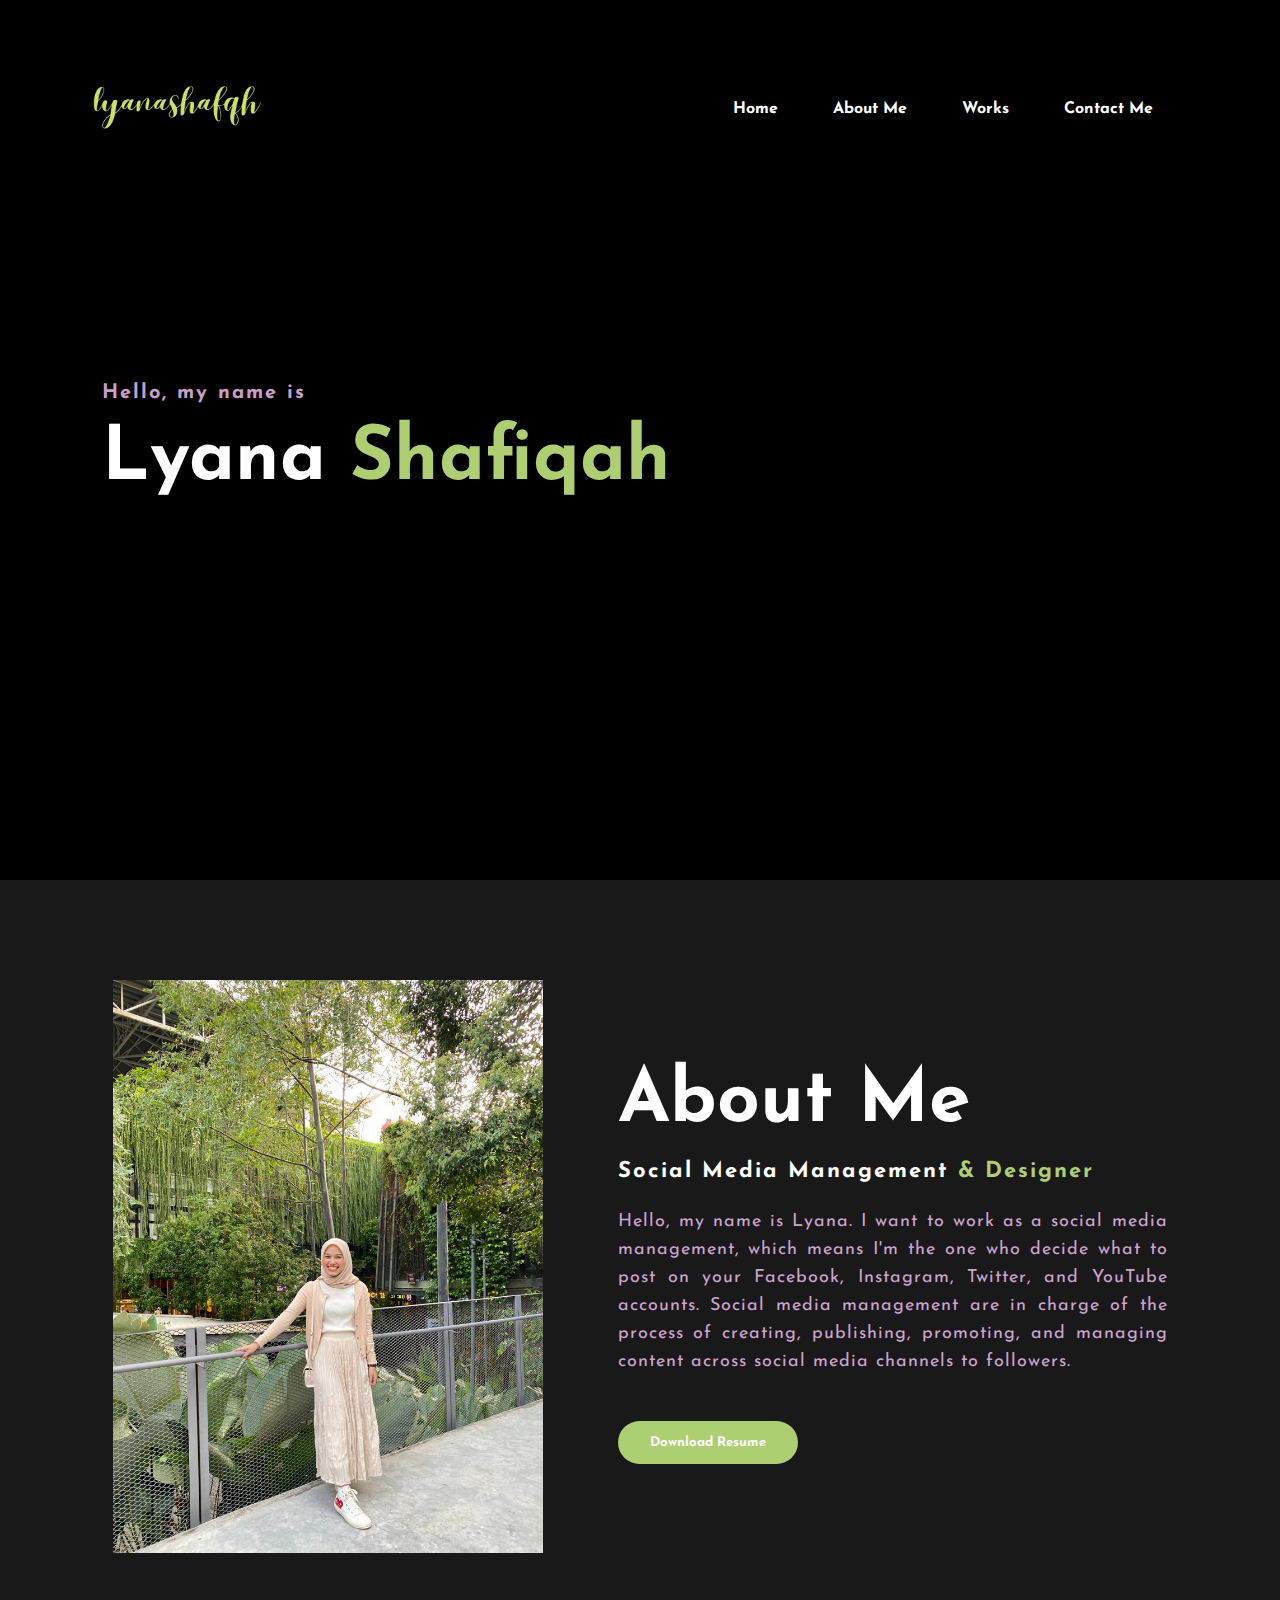
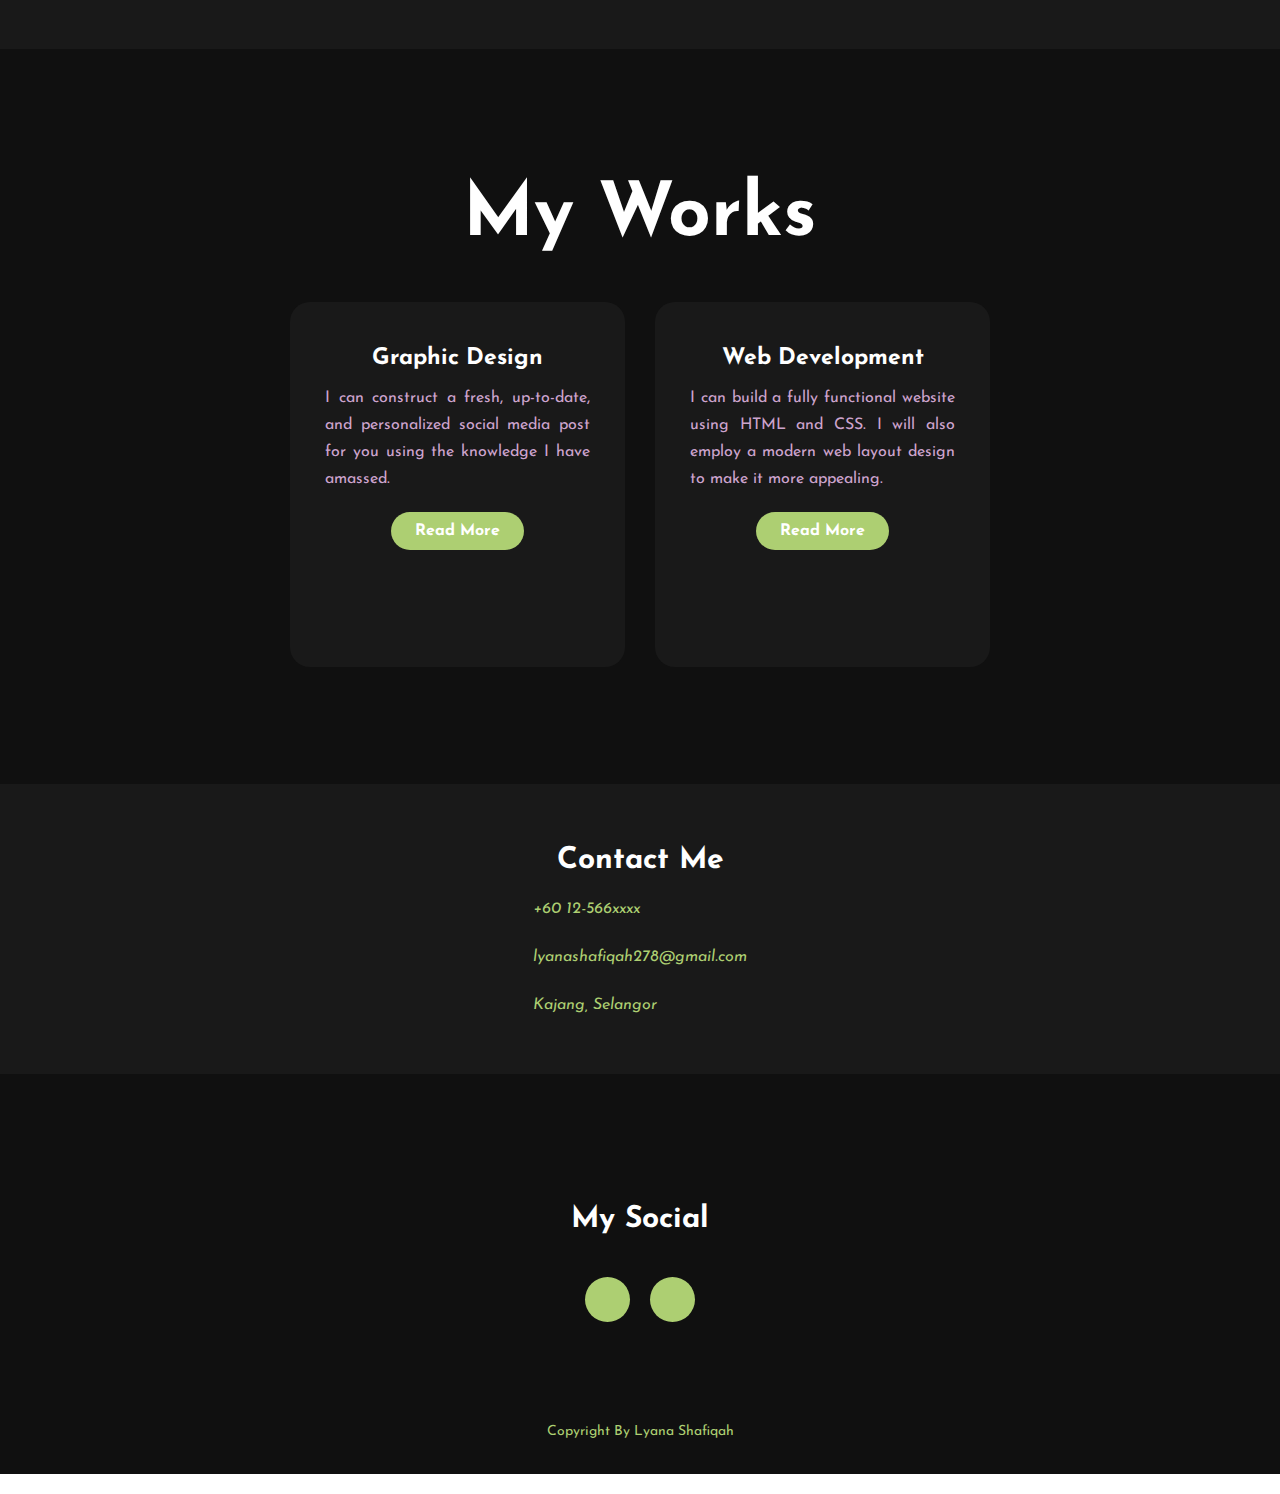
<file: index.html>
<!DOCTYPE html>


	<meta name="viewport" content="width=device-width, initial-scale=1"> 

<html>
<head id="home">
 <title>Portfolio website</title>
	<link href="css/styles.css" rel="stylesheet" type="text/css" media="screen">
 

 <link rel="preconnect" href="https://fonts.gstatic.com">
  <link href="https://fonts.googleapis.com/css2?family=Josefin+Sans:ital,wght@0,100;0,200;0,300;0,400;0,500;0,600;0,700;1,100;1,200;1,300;1,400;1,500;1,600;1,700&display=swap" rel="stylesheet">

  <link rel="stylesheet" href="https://cdnjs.cloudflare.com/ajax/libs/font-awesome/5.15.3/css/all.min.css" integrity="sha512-iBBXm8fW90+nuLcSKlbmrPcLa0OT92xO1BIsZ+ywDWZCvqsWgccV3gFoRBv0z+8dLJgyAHIhR35VZc2oM/gI1w==" crossorigin="anonymous" referrerpolicy="no-referrer" />

</head>
<body>
 <!----hero Section start---->

 <div class="hero">
  <nav>
	  <div id="logo">
   <h2 class="logo"><img src="img/testpng (1).png" alt="logo" height="250px" width="350px"></h2>
	  </div>
   <ul>
    <li><a href="#index">Home</a></li>
    <li><a href="#about">About Me</a></li>
    <li><a href="#service">Works</a></li>
    <li><a href="#contact">Contact Me</a></li>
   </ul>
  </nav>

  <div class="content">
   <h4>Hello, my name is</h4>
   <h1>Lyana <span>Shafiqah</span></h1>
   <div class="newslatter">
   </div>
  </div>
 </div>

 <!----About section start---->
 <section class="about">
  <div id="about" class="main">
   <img src="img/me.jfif" alt="me">
   <div class="about-text">
    <h2>About Me</h2>
    <h5> Social Media Management <span>& Designer</span></h5>
    <p>Hello, my name is Lyana. I want to work as a social media management, which means I'm the one who decide what to post on your Facebook, Instagram, Twitter, and YouTube accounts. Social media management are in charge of the process of creating, publishing, promoting, and managing content across social media channels to followers.</p>
	
	<form action="resume.pdf" target="_blank" >
    <button type="submit"> Download Resume</button> 
	</form>
	   
   </div>
  </div>
 </section>

 <!-----service section start----------->
 <div id="service" class="service">
  <div class="title">
   <h2>My Works</h2>
  </div>

  <div class="box">
   <div class="card">
    <i class="fas fa-bars"></i>
    <h5>Graphic Design</h5>
    <div class="pra">
     <p>I can construct a fresh, up-to-date, and personalized social media post for you using the knowledge I have amassed.</p>

     <p style="text-align: center;">
      <a class="button" href="work.html">Read More</a>
		 
     </p>
    </div>
   </div>

  

   <div class="card">
    <i class="fa fa-window-maximize"></i>
    <h5>Web Development</h5>
    <div class="pra">
     <p>I can build a fully functional website using HTML and CSS. I will also employ a modern web layout design to make it more appealing.</p>

     <p style="text-align: center;">
      <a class="button" href="work.html">Read More</a>
     </p>
    </div>
   </div>
  </div>
 </div>

 <!------Contact Me------>
 <div id="contact" class="contact-me">
  <p>Contact Me</p>
  <div class="newslatter">
	  <i class="fa fa-phone" aria-hidden="true" > +60 12-566xxxx</i>
	 <br><br><br>
	  <i class="fa fa-envelope-open" aria-hidden="true"> lyanashafiqah278@gmail.com</i>
	  <br><br><br>
	  <i class="fa fa-address-card" aria-hidden="true"> Kajang, Selangor</i>
	  
    <br>
  
  </div>

 </div>

 <!------footer start--------->
 <footer>
  <p>My Social</p>
  <div id="social" class="social">
   <a href="https://www.facebook.com/lyana.fiqah" target="_blank"><i class="fab fa-facebook-f"></i></a>
   <a href="https://www.instagram.com/lyanashafqh/" target="_blank"><i class="fab fa-instagram"></i></a>
  </div>
	 
  <p class="end">Copyright By Lyana Shafiqah</p>
 </footer>
</body>
</html>
</file>
<file: css/styles.css>
html{
 scroll-behavior: smooth;
}

*{
 padding: 0;
 margin: 0;
 font-family: 'Josefin Sans', sans-serif;
 box-sizing: border-box;
}
.hero{
 height: 100vh;
 width: 100%;
 background-color: #000;
 background-size: cover;
 background-position: center;
}
nav{
 display: flex;
 align-items: center;
 justify-content: space-between;
 padding-top: 1px;
 padding-left: 8%;
 padding-right: 8%;
 margin-top: -20px;
}
.logo{
 color: white;
 font-size: 35px;
 letter-spacing: 1px;
 cursor: pointer;
}

#logo
{
	margin: 0px -100px;
}

span{
 color: #ADCF72;
}
nav ul li{
 list-style-type: none;
 display: inline-block;
 padding: 10px  25px;
}
nav ul li a{
 color: white;
 text-decoration: none;
 font-weight: bold;
 text-transform: capitalize;
}
nav ul li a:hover{
 color: #ADCF72;
 transition: .4s;
}
.btn{
 background-color:#ADCF72;
 color: white;
 text-decoration: none;
 border: 2px solid transparent;
 font-weight: bold;
 padding: 10px 25px;
 border-radius: 30px;
 transition: transform .4s; 
}
.btn:hover{
 transform: scale(1.2);
}
.content{
 position: absolute;
 top: 50%;
 left:8%;
 transform: translateY(-50%);
}
h1{
 color: white;
 margin: 20px 0px 20px;
 font-size: 75px;
}
h3{
 color: white;
 font-size: 25px;
 margin-bottom: 50px;
}
h4{
 color: #fcfc;
 letter-spacing: 2px;
 font-size: 20px;
}
.newslatter {
	color:  #ADCF72;
	display: inline;
}

.about{
 width: 100%;
 padding: 100px 0px;
 background-color: #191919;
}
.about img{
 height: auto;
 width: 430px;
}
.about-text{
 width: 550px;
}
.main{
 width: 1130px;
 max-width: 95%;
 margin: 0 auto;
 display: flex;
 align-items: center;
 justify-content: space-around;
}
.about-text h2{
 color: white;
 font-size: 75px;
 text-transform: capitalize;
 margin-bottom: 20px;
}
.about-text h5{
 color: white;
 letter-spacing: 2px;
 font-size: 22px;
 margin-bottom: 25px;
 text-transform: capitalize;
}
.about-text p{
 color: #fcfc;
 letter-spacing: 1px;
 line-height: 28px;
 font-size: 18px;
 margin-bottom: 45px;
 text-align: justify;
}
button{
 background-color:#ADCF72;
 color: white;
 text-decoration: none;
 border: 2px solid transparent;
 font-weight: bold;
 padding: 13px 30px;
 border-radius: 30px;
 transition: .4s; 
}
button:hover{
 background-color: transparent;
 border: 2px solid #ADCF72;
 cursor: pointer;
}

.service{
 background: #101010;
 width: 100%;
 padding: 100px 0px;
}
.title h2{
 color: white;
 font-size: 75px;
 width: 1130px;
 margin: 30px auto;
 text-align: center;
}
.box{
 display: flex;
 justify-content: center;
 align-items: center;
 min-height: 400px;
}
.card{
 height: 365px;
 width: 335px;
 padding: 20px 35px;
 background: #191919;
 border-radius: 20px;
 margin: 15px;
 position: relative;
 overflow: hidden;
 text-align: center;
}
.card i{
 font-size: 50px;
 display: block;
 text-align: center;
 margin: 25px 0px;
 color: #ADCF72;

}
h5{
 color: white;
 font-size: 23px;
 margin-bottom: 15px;
}
.pra p{
 color: #fcfc;
 font-size: 16px;
 line-height: 27px;
 margin-bottom: 25px;
 text-align: justify;
}
.card .button{
 background-color:#ADCF72;
 color: white;
 text-decoration: none;
 border: 2px solid transparent;
 font-weight: bold;
 padding: 9px 22px;
 border-radius: 30px;
 transition: .4s; 
}
.card .button:hover{
 background-color: transparent;
 border: 2px solid #ADCF72;
 cursor: pointer;
}
.contact-me{
 width: 100%;
 height: 290px;
 background: #191919;
 display: flex;
 align-items: center;
 flex-direction: column;
 justify-content: center;
}
.contact-me p{
 color: white;
 font-size: 30px;
 font-weight: bold;
 margin-bottom: 25px;
}
.nom p{
	font-size: 20px;
	margin: 0px 120px;
	text-align: right;
	
}
footer{
 position: relative;
 width: 100%;
 height: 400px;
 background: #101010;
 display: flex;
 flex-direction: column;
 align-items: center;
 justify-content: center;
}
footer p:nth-child(1){
 font-size: 30px;
 color: white;
 margin-bottom: 20px;
 font-weight: bold;
}
footer p:nth-child(2){
 color: white;
 font-size: 17px;
 width: 500px;
 text-align: center;
 line-height: 26px;
}
.social{
 display: flex;
}
.social a{
 width: 45px;
 height: 45px;
 display: flex;
 align-items: center;
 justify-content: center;
 background:  #ADCF72;
 border-radius: 50%;
 margin: 22px 10px;
 color: white;
 text-decoration: none;
 font-size: 20px;
}
.social a:hover{
 transform: scale(1.3);
 transition: .3s;
}
.end{
 position: absolute;
 color:#ADCF72;
 bottom: 35px;
 font-size: 14px; 
}
#header1
{
 position: absolute;
 top: 60%;
 right: 2%;
 transform: translateY(-50%)
}

#animation
{
 color: white;
 font-size: 30px;
 width: 1130px;
 margin: 30px auto;
 text-align: center;
}
.bganim{
 background: #101010;
 width: 100%;
 padding: 100px 0px;
}
.bgd{
 width: 100%;
 height: 600px;
 background: #191919;
 display: flex;
 align-items: center;
 flex-direction: column;
 justify-content: center;
}
#gd{
 color: white;
 font-size: 30px;
 font-weight: bold;
 margin-bottom: 25px;
}

* {
  box-sizing: border-box;
}

.row > .column {
  padding: 0 8px;
}

.row:after {
  content: "";
  display: table;
  clear: both;
}

.column {
  float: left;
  width: 25%;
}

/* The Modal (background) */
.modal {
  display: none;
  position: fixed;
  z-index: 1;
  padding-top: 100px;
  left: 0;
  top: 0;
  width: 100%;
  height: 100%;
  overflow: auto;
  background-color: black;
}

/* Modal Content */
.modal-content {
  position: relative;
  background-color: #fefefe;
  margin: auto;
  padding: 0;
  width: 90%;
  max-width: 1200px;
}

/* The Close Button */
.close {
  color: white;
  position: absolute;
  top: 10px;
  right: 25px;
  font-size: 35px;
  font-weight: bold;
}

.close:hover,
.close:focus {
  color: #999;
  text-decoration: none;
  cursor: pointer;
}

.mySlides {
  display: none;
}

.cursor {
  cursor: pointer;
}

/* Next & previous buttons */
.prev,
.next {
  cursor: pointer;
  position: absolute;
  top: 50%;
  width: auto;
  padding: 16px;
  margin-top: -50px;
  color: white;
  font-weight: bold;
  font-size: 20px;
  transition: 0.6s ease;
  border-radius: 0 3px 3px 0;
  user-select: none;
  -webkit-user-select: none;
}

/* Position the "next button" to the right */
.next {
  right: 0;
  border-radius: 3px 0 0 3px;
}

/* On hover, add a black background color with a little bit see-through */
.prev:hover,
.next:hover {
  background-color: rgba(0, 0, 0, 0.8);
}

/* Number text (1/3 etc) */
.numbertext {
  color: #f2f2f2;
  font-size: 12px;
  padding: 8px 12px;
  position: absolute;
  top: 0;
}

img {
  margin-bottom: -4px;
}

.caption-container {
  text-align: center;
  background-color: black;
  padding: 2px 16px;
  color: white;
}

.demo {
  opacity: 0.6;
}

.active,
.demo:hover {
  opacity: 1;
}

img.hover-shadow {
  transition: 0.3s;
}

.hover-shadow:hover {
  box-shadow: 0 4px 8px 0 rgba(0, 0, 0, 0.2), 0 6px 20px 0 rgba(0, 0, 0, 0.19);
}
</file>
